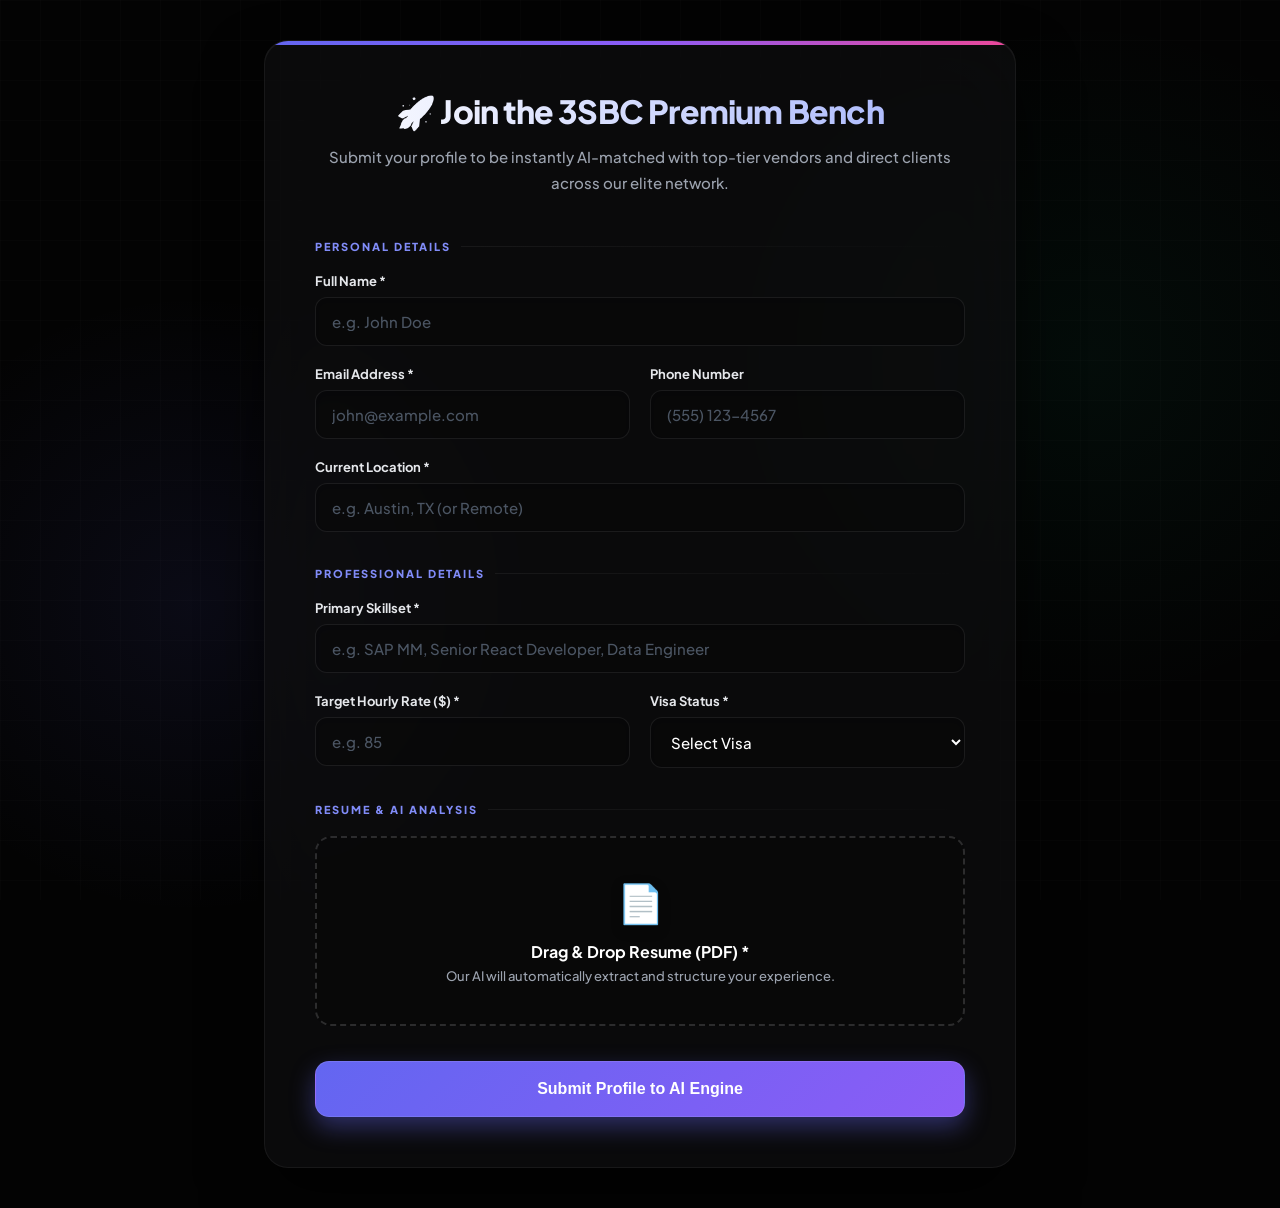
<file: apply.html>
<!DOCTYPE html>
<html lang="en">
<head>
  <meta charset="UTF-8">
  <title>3SBC | Apply to Premium Bench</title>
  <meta name="viewport" content="width=device-width, initial-scale=1.0">
  <style>
    @import url('https://fonts.googleapis.com/css2?family=Plus+Jakarta+Sans:wght@400;500;600;700;800&display=swap');
    
    :root {
      --bg-dark: #030303;
      --bg-card: rgba(15, 15, 17, 0.7);
      --border: rgba(255, 255, 255, 0.06);
      --text-main: #ffffff;
      --text-sub: #9ca3af;
      --indigo: #6366f1;
      --indigo-glow: rgba(99, 102, 241, 0.4);
      --emerald: #10b981;
    }
    
    body {
      margin: 0; font-family: 'Plus Jakarta Sans', sans-serif;
      background: var(--bg-dark); color: var(--text-main);
      display: flex; justify-content: center; align-items: center; min-height: 100vh;
      padding: 40px 20px; box-sizing: border-box;
      background-image: 
        radial-gradient(circle at 15% 50%, rgba(99, 102, 241, 0.08), transparent 25%),
        radial-gradient(circle at 85% 30%, rgba(16, 185, 129, 0.05), transparent 25%);
      overflow-x: hidden;
    }
    
    /* Animated Grid Background */
    body::before {
      content: ''; position: absolute; top: 0; left: 0; width: 100vw; height: 100vh;
      background-image: linear-gradient(rgba(255,255,255,0.01) 1px, transparent 1px),
      linear-gradient(90deg, rgba(255,255,255,0.01) 1px, transparent 1px);
      background-size: 40px 40px; z-index: -1; pointer-events: none;
    }
    
    .container {
      background: var(--bg-card); backdrop-filter: blur(40px);
      border: 1px solid var(--border); border-radius: 24px;
      padding: 50px; width: 100%; max-width: 650px;
      box-shadow: 0 30px 60px rgba(0,0,0,0.6), inset 0 1px 0 rgba(255,255,255,0.05);
      position: relative; overflow: hidden;
      transform: translateY(0); transition: all 0.4s cubic-bezier(0.16, 1, 0.3, 1);
    }
    
    .container::before {
      content: ""; position: absolute; top: 0; left: 0; right: 0; height: 4px;
      background: linear-gradient(90deg, #6366f1, #8b5cf6, #ec4899);
    }
    
    .header { text-align: center; margin-bottom: 45px; }
    h1 { margin: 0 0 12px; font-size: 32px; font-weight: 800; letter-spacing: -0.8px; 
         background: linear-gradient(to right, #fff, #a5b4fc);
         -webkit-background-clip: text; -webkit-text-fill-color: transparent; }
    p { margin: 0; color: var(--text-sub); font-size: 15px; line-height: 1.7; font-weight: 500; }
    
    .section-title {
      font-size: 11px; text-transform: uppercase; letter-spacing: 2px;
      color: #818cf8; font-weight: 800; margin: 35px 0 20px;
      display: flex; align-items: center; gap: 10px;
    }
    .section-title::after {
      content: ""; flex: 1; height: 1px; background: linear-gradient(to right, var(--border), transparent);
    }

    .form-grid { display: grid; grid-template-columns: 1fr 1fr; gap: 20px; }
    .form-group { display: flex; flex-direction: column; gap: 8px; position: relative; }
    .form-group.full { grid-column: span 2; }
    
    label { font-size: 13px; font-weight: 700; color: #e5e7eb; transition: 0.3s; }
    
    input, select {
      background: rgba(0,0,0,0.2); border: 1px solid rgba(255,255,255,0.08);
      border-radius: 12px; padding: 14px 16px; color: #fff;
      font-family: inherit; font-size: 15px; font-weight: 500; transition: all 0.3s ease;
      box-shadow: inset 0 2px 4px rgba(0,0,0,0.1);
    }
    
    input::placeholder { color: #4b5563; }
    
    input:focus, select:focus { 
      outline: none; border-color: var(--indigo); 
      background: rgba(99,102,241,0.03); 
      box-shadow: 0 0 0 4px rgba(99, 102, 241, 0.1), inset 0 2px 4px rgba(0,0,0,0.1);
    }
    
    .dropzone {
      border: 2px dashed rgba(255,255,255,0.15); border-radius: 16px; padding: 40px 20px;
      text-align: center; cursor: pointer; transition: all 0.3s cubic-bezier(0.16, 1, 0.3, 1);
      background: rgba(0,0,0,0.2); margin-top: 10px; position: relative; overflow: hidden;
    }
    
    .dropzone:hover, .dropzone.active { 
      border-color: var(--indigo); 
      background: rgba(99, 102, 241, 0.05); 
      transform: scale(1.01);
    }
    
    .dropzone-icon { font-size: 38px; margin-bottom: 15px; filter: drop-shadow(0 4px 6px rgba(0,0,0,0.3)); }
    .dropzone-text { font-size: 16px; font-weight: 700; color: var(--text-main); transition: color 0.3s; }
    .dropzone-sub { font-size: 13px; color: var(--text-sub); margin-top: 6px; font-weight: 500; }
    
    button {
      width: 100%; background: linear-gradient(135deg, #6366f1, #8b5cf6);
      color: #fff; border: 1px solid rgba(255,255,255,0.1); padding: 18px; border-radius: 14px;
      font-size: 16px; font-weight: 800; cursor: pointer; transition: all 0.3s cubic-bezier(0.16, 1, 0.3, 1);
      margin-top: 35px; box-shadow: 0 10px 25px rgba(99,102,241,0.4);
      position: relative; overflow: hidden;
    }
    
    button::before {
      content: ''; position: absolute; top: 0; left: -100%; width: 100%; height: 100%;
      background: linear-gradient(90deg, transparent, rgba(255,255,255,0.2), transparent);
      transition: all 0.6s ease;
    }
    
    button:hover { transform: translateY(-3px); box-shadow: 0 15px 35px rgba(99,102,241,0.5); }
    button:hover::before { left: 100%; }
    button:disabled { background: #1f2937; border-color: #374151; cursor: not-allowed; color: #9ca3af; transform: none; box-shadow: none; }
    
    #successState { display: none; text-align: center; padding: 50px 0; }
    #successState .icon-wrapper {
      width: 80px; height: 80px; background: rgba(16, 185, 129, 0.1); border-radius: 50%;
      display: flex; align-items: center; justify-content: center; margin: 0 auto 25px;
      border: 2px solid var(--emerald); box-shadow: 0 0 30px rgba(16, 185, 129, 0.3);
    }
    #successState h2 { color: #fff; margin: 0 0 15px; font-size: 32px; font-weight: 800; }
    
    /* Toast Notifications */
    .toast-container { position: fixed; bottom: 20px; right: 20px; display: flex; flex-direction: column; gap: 10px; z-index: 9999; }
    .toast { background: var(--bg-card); border: 1px solid var(--border); backdrop-filter: blur(10px); padding: 14px 20px; border-radius: 12px; font-size: 14px; font-weight: 600; color: #fff; box-shadow: 0 10px 25px rgba(0,0,0,0.5); animation: slideIn 0.3s cubic-bezier(0.16, 1, 0.3, 1) forwards; }
    .toast.error { border-left: 4px solid #f43f5e; }
    @keyframes slideIn { from { transform: translateX(100%); opacity: 0; } to { transform: translateX(0); opacity: 1; } }
  </style>
</head>
<body>

  <div class="toast-container" id="toastContainer"></div>

  <div class="container" id="formState">
    <div class="header">
      <h1>🚀 Join the 3SBC Premium Bench</h1>
      <p>Submit your profile to be instantly AI-matched with top-tier vendors and direct clients across our elite network.</p>
    </div>

    <div class="section-title">Personal Details</div>
    <div class="form-grid">
      <div class="form-group full">
        <label>Full Name *</label>
        <input type="text" id="candName" placeholder="e.g. John Doe" required>
      </div>
      <div class="form-group">
        <label>Email Address *</label>
        <input type="email" id="candEmail" placeholder="john@example.com" required>
      </div>
      <div class="form-group">
        <label>Phone Number</label>
        <input type="tel" id="candPhone" placeholder="(555) 123-4567">
      </div>
      <div class="form-group full">
        <label>Current Location *</label>
        <input type="text" id="candLoc" placeholder="e.g. Austin, TX (or Remote)" required>
      </div>
    </div>

    <div class="section-title">Professional Details</div>
    <div class="form-grid">
      <div class="form-group full">
        <label>Primary Skillset *</label>
        <input type="text" id="candSkill" placeholder="e.g. SAP MM, Senior React Developer, Data Engineer" required>
      </div>
      <div class="form-group">
        <label>Target Hourly Rate ($) *</label>
        <input type="number" id="candRate" placeholder="e.g. 85" required>
      </div>
      <div class="form-group">
        <label>Visa Status *</label>
        <select id="candVisa" required>
          <option value="" disabled selected>Select Visa</option>
          <option value="US Citizen">US Citizen</option>
          <option value="Green Card">Green Card</option>
          <option value="H1B">H1B</option>
          <option value="OPT EAD">OPT EAD</option>
          <option value="CPT">CPT</option>
          <option value="TN Visa">TN Visa</option>
          <option value="Other">Other</option>
        </select>
      </div>
    </div>

    <div class="section-title">Resume & AI Analysis</div>
    <div class="dropzone" id="dropzone">
      <div class="dropzone-icon">📄</div>
      <div class="dropzone-text" id="dzText">Drag & Drop Resume (PDF) *</div>
      <div class="dropzone-sub">Our AI will automatically extract and structure your experience.</div>
      <input type="file" id="fileInput" accept="application/pdf" style="display:none">
    </div>

    <button id="submitBtn">Submit Profile to AI Engine</button>
  </div>

  <div class="container" id="successState">
    <div class="icon-wrapper">
      <svg width="40" height="40" viewBox="0 0 24 24" fill="none" stroke="var(--emerald)" stroke-width="3" stroke-linecap="round" stroke-linejoin="round"><polyline points="20 6 9 17 4 12"></polyline></svg>
    </div>
    <h2>Application Secured</h2>
    <p style="margin-bottom:35px;font-size:16px;color:var(--text-sub)">Our AI has successfully analyzed your profile and generated a deep-match summary. You will be automatically submitted when a perfect role is found.</p>
    <button onclick="location.reload()" style="background:rgba(255,255,255,0.05);box-shadow:none;border-color:rgba(255,255,255,0.1)">Submit Another Profile</button>
  </div>

  <script>
    function showToast(msg, type='info') {
      const container = document.getElementById('toastContainer');
      const el = document.createElement('div');
      el.className = `toast ${type}`;
      el.textContent = msg;
      container.appendChild(el);
      setTimeout(() => el.remove(), 4000);
    }

    const dz = document.getElementById('dropzone');
    const input = document.getElementById('fileInput');
    const dzText = document.getElementById('dzText');
    const submitBtn = document.getElementById('submitBtn');
    let selectedFile = null;

    dz.addEventListener('click', () => input.click());
    dz.addEventListener('dragover', e => { e.preventDefault(); dz.classList.add('active'); });
    dz.addEventListener('dragleave', () => dz.classList.remove('active'));
    dz.addEventListener('drop', e => {
      e.preventDefault(); dz.classList.remove('active');
      if (e.dataTransfer.files.length) handleFile(e.dataTransfer.files[0]);
    });
    input.addEventListener('change', e => {
      if (e.target.files.length) handleFile(e.target.files[0]);
    });

    function handleFile(file) {
      if (file.type !== 'application/pdf') {
        showToast('Please upload a PDF file.', 'error'); return;
      }
      selectedFile = file;
      dzText.textContent = file.name;
      dzText.style.color = 'var(--emerald)';
      dz.style.borderColor = 'var(--emerald)';
      dz.style.background = 'rgba(16, 185, 129, 0.05)';
    }

    submitBtn.addEventListener('click', async () => {
      const name = document.getElementById('candName').value.trim();
      const email = document.getElementById('candEmail').value.trim();
      const loc = document.getElementById('candLoc').value.trim();
      const skill = document.getElementById('candSkill').value.trim();
      const rate = document.getElementById('candRate').value.trim();
      const visa = document.getElementById('candVisa').value;

      if (!name || !email || !loc || !skill || !rate || !visa || !selectedFile) {
        showToast('Please fill out all required fields and upload a PDF resume.', 'error');
        return;
      }
      
      submitBtn.disabled = true;
      submitBtn.textContent = '🤖 AI is analyzing profile...';

      const formData = new FormData();
      formData.append('resume', selectedFile);
      formData.append('name', name);
      formData.append('email', email);
      formData.append('phone', document.getElementById('candPhone').value.trim());
      formData.append('location', loc);
      formData.append('skill', skill);
      formData.append('rate', rate);
      formData.append('visa', visa);

      try {
        const res = await fetch('/api/candidates/apply', { method: 'POST', body: formData });
        const data = await res.json();
        
        if (data.success) {
          document.getElementById('formState').style.transform = 'translateY(20px)';
          document.getElementById('formState').style.opacity = '0';
          setTimeout(() => {
            document.getElementById('formState').style.display = 'none';
            document.getElementById('successState').style.display = 'block';
          }, 300);
        } else {
          showToast('Error: ' + data.error, 'error');
          submitBtn.disabled = false;
          submitBtn.textContent = 'Submit Profile to AI Engine';
        }
      } catch(e) {
        showToast('Connection error.', 'error');
        submitBtn.disabled = false;
        submitBtn.textContent = 'Submit Profile to AI Engine';
      }
    });
  </script>
</body>
</html>
</file>
